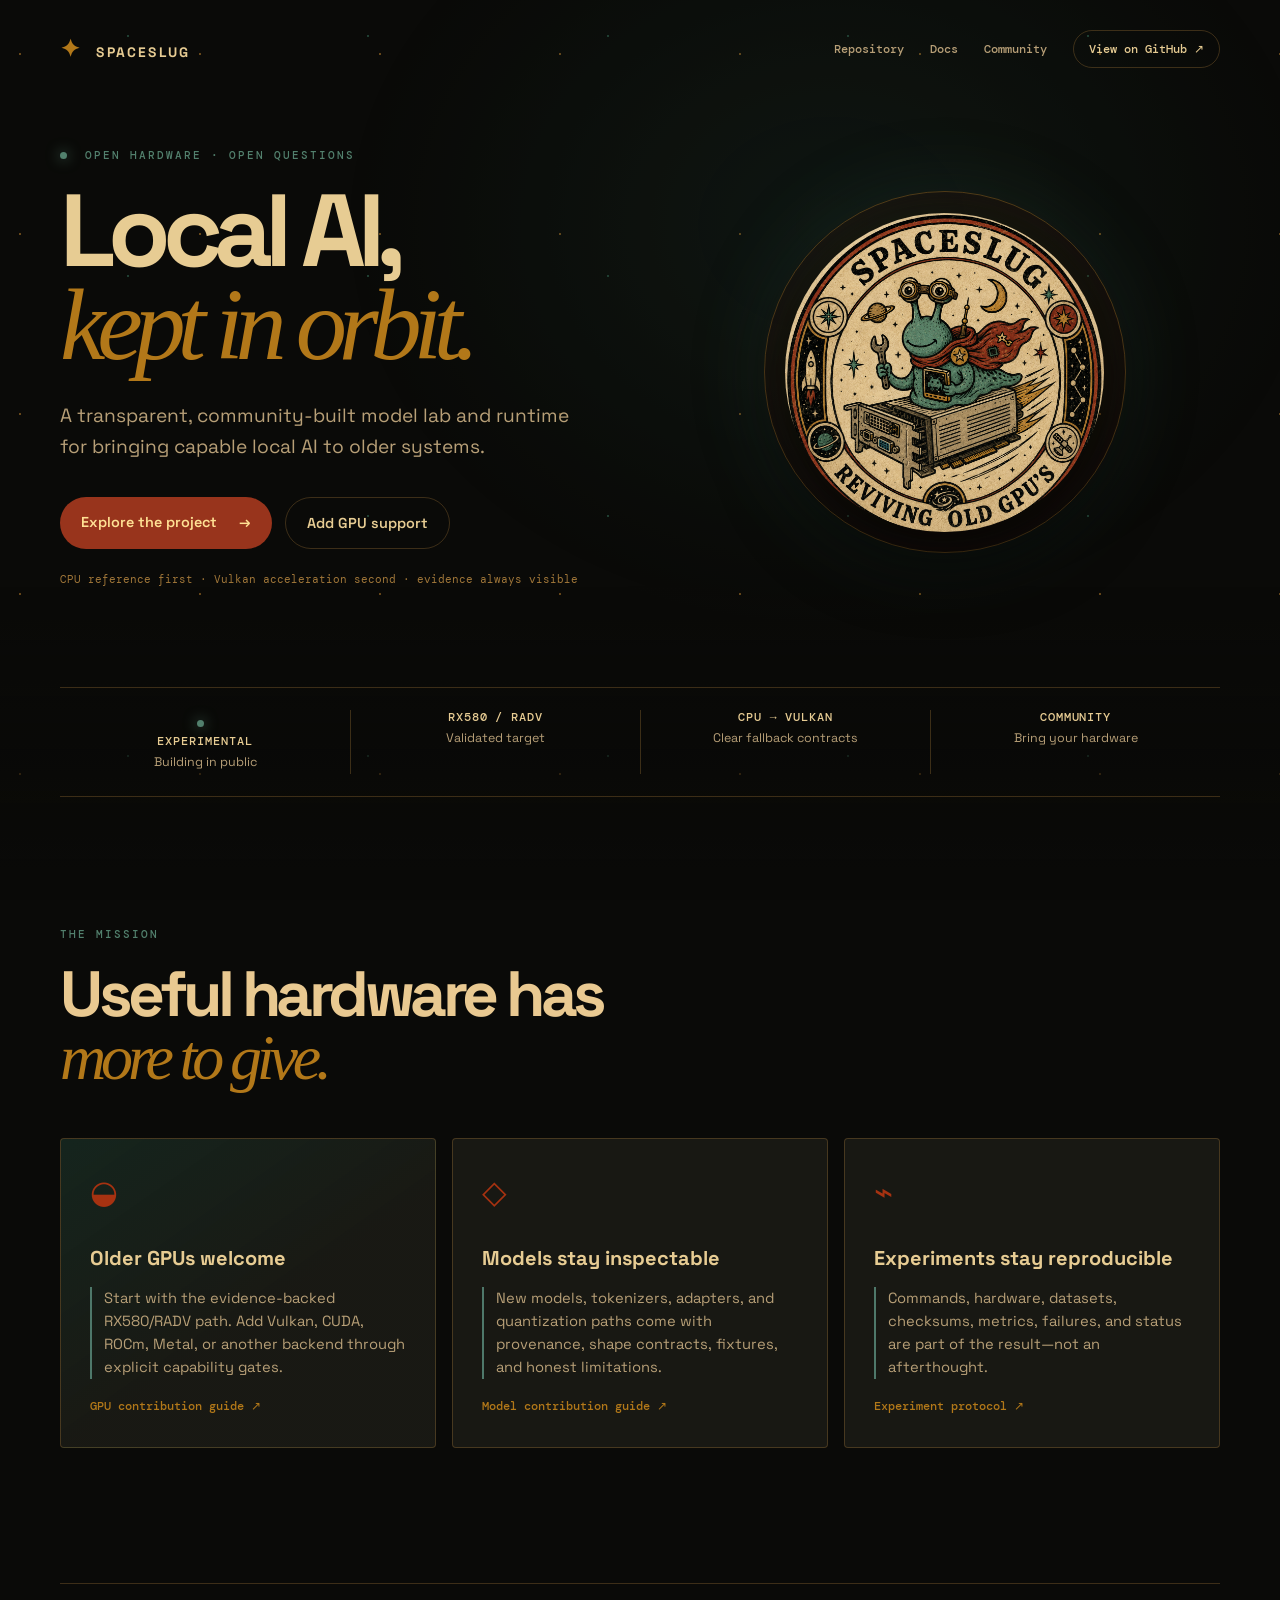
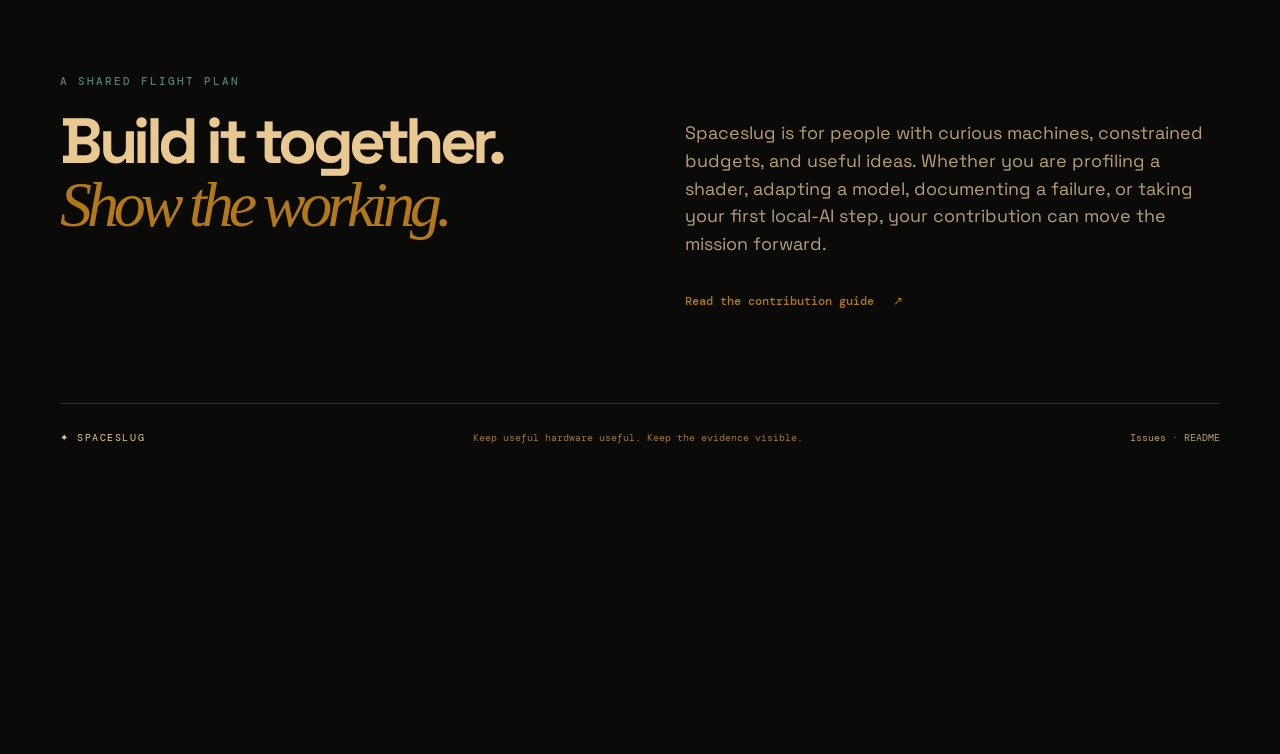
<file: index.html>
<!doctype html>
<html lang="en">
<head>
  <meta charset="utf-8">
  <meta name="viewport" content="width=device-width, initial-scale=1">
  <meta http-equiv="refresh" content="0; url=docs/">
  <link rel="canonical" href="docs/">
  <title>Spaceslug · Local AI for older systems</title>
</head>
<body>
  <p>Taking you to the <a href="docs/">Spaceslug landing page</a>…</p>
</body>
</html>
</file>
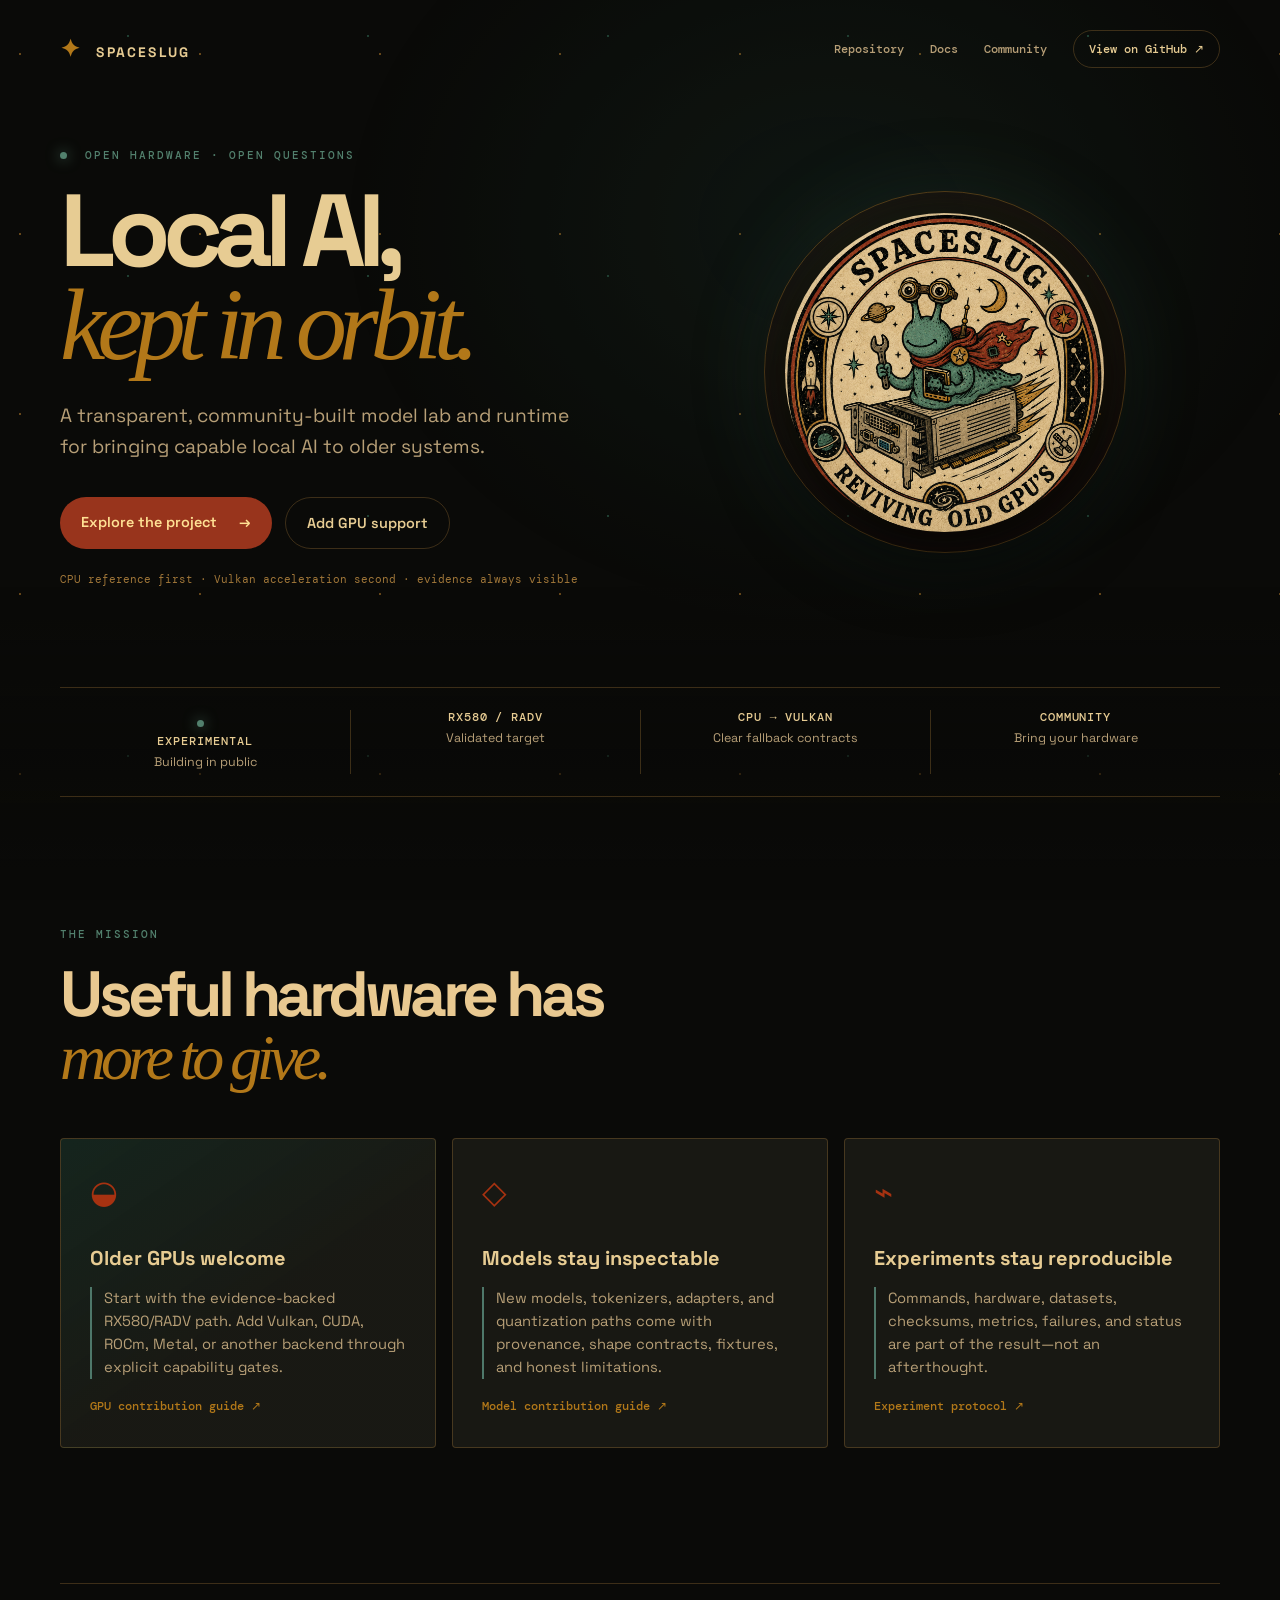
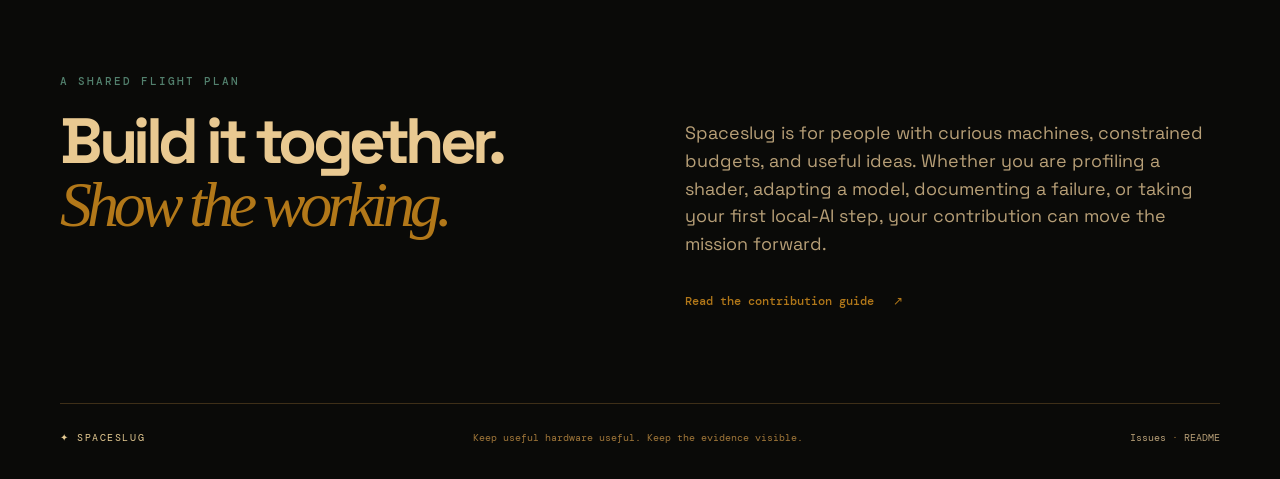
<file: docs/index.html>
<!doctype html>
<html lang="en">
<head>
  <meta charset="utf-8">
  <meta name="viewport" content="width=device-width, initial-scale=1">
  <meta name="theme-color" content="#090d1d">
  <meta name="description" content="Spaceslug — bringing local AI to older systems.">
  <title>Spaceslug · Local AI for older systems</title>
  <link rel="stylesheet" href="style.css">
</head>
<body>
  <div class="stars" aria-hidden="true"></div>
  <header class="site-header">
    <a class="brand" href="./" aria-label="Spaceslug home"><span class="brand-mark">✦</span> SPACESLUG</a>
    <nav aria-label="Primary navigation">
      <a href="https://github.com/cpntodd/Spaceslug-main">Repository</a>
      <a href="INDEX.md">Docs</a>
      <a href="https://github.com/cpntodd/Spaceslug-main/discussions">Community</a>
      <a class="nav-cta" href="https://github.com/cpntodd/Spaceslug-main">View on GitHub ↗</a>
    </nav>
  </header>

  <main>
    <section class="hero shell">
      <div class="hero-copy">
        <p class="eyebrow"><span class="pulse"></span> OPEN HARDWARE · OPEN QUESTIONS</p>
        <h1>Local AI,<br><em>kept in orbit.</em></h1>
        <p class="lede">A transparent, community-built model lab and runtime for bringing capable local AI to older systems.</p>
        <div class="hero-actions">
          <a class="button primary" href="https://github.com/cpntodd/Spaceslug-main">Explore the project <span>→</span></a>
          <a class="button quiet" href="GPU_CONTRIBUTING.md">Add GPU support</a>
        </div>
        <p class="microcopy">CPU reference first · Vulkan acceleration second · evidence always visible</p>
      </div>
      <div class="logo-art">
        <img src="assets/spaceslug-logo.png" alt="Spaceslug mascot riding a GPU">
      </div>
    </section>

    <section class="status-strip shell" aria-label="Project status">
      <div><span class="status-dot"></span><strong>EXPERIMENTAL</strong><small>Building in public</small></div>
      <div><strong>RX580 / RADV</strong><small>Validated target</small></div>
      <div><strong>CPU → VULKAN</strong><small>Clear fallback contracts</small></div>
      <div><strong>COMMUNITY</strong><small>Bring your hardware</small></div>
    </section>

    <section class="shell cards-section">
      <div class="section-heading"><p class="eyebrow">THE MISSION</p><h2>Useful hardware has<br><em>more to give.</em></h2></div>
      <div class="cards">
        <article class="card card-glow"><span class="card-icon">◒</span><h3>Older GPUs welcome</h3><p>Start with the evidence-backed RX580/RADV path. Add Vulkan, CUDA, ROCm, Metal, or another backend through explicit capability gates.</p><a href="GPU_CONTRIBUTING.md">GPU contribution guide ↗</a></article>
        <article class="card"><span class="card-icon">◇</span><h3>Models stay inspectable</h3><p>New models, tokenizers, adapters, and quantization paths come with provenance, shape contracts, fixtures, and honest limitations.</p><a href="MODEL_CONTRIBUTING.md">Model contribution guide ↗</a></article>
        <article class="card"><span class="card-icon">⌁</span><h3>Experiments stay reproducible</h3><p>Commands, hardware, datasets, checksums, metrics, failures, and status are part of the result—not an afterthought.</p><a href="EXPERIMENTS.md">Experiment protocol ↗</a></article>
      </div>
    </section>

    <section class="manifesto shell">
      <div><p class="eyebrow">A SHARED FLIGHT PLAN</p><h2>Build it together.<br><em>Show the working.</em></h2></div>
      <div class="manifesto-copy"><p>Spaceslug is for people with curious machines, constrained budgets, and useful ideas. Whether you are profiling a shader, adapting a model, documenting a failure, or taking your first local-AI step, your contribution can move the mission forward.</p><a class="text-link" href="https://github.com/cpntodd/Spaceslug-main/blob/docs/community/CONTRIBUTING.md">Read the contribution guide <span>↗</span></a></div>
    </section>
  </main>

  <footer class="site-footer shell"><span>✦ SPACESLUG</span><span>Keep useful hardware useful. Keep the evidence visible.</span><span><a href="https://github.com/cpntodd/Spaceslug-main/issues">Issues</a> · <a href="https://github.com/cpntodd/Spaceslug-main">README</a></span></footer>
</body>
</html>
</file>
<file: docs/style.css>
@import url('https://fonts.googleapis.com/css2?family=DM+Mono:wght@400;500&family=Space+Grotesk:wght@400;500;600;700&display=swap');

:root {
  --ink: #e7cc93;
  --cream: #e9c991;
  --highlight: #ffe194;
  --paper: #a17739;
  --muted: #b79f77;
  --line: rgba(161, 119, 57, .34);
  --bg: #0a0a08;
  --panel: #1c1c16;
  --rust: #98341c;
  --rust-bright: #a63211;
  --green: #52806d;
  --green-soft: #4e786a;
  --green-deep: #306450;
  --gold: #a97428;
  --amber: #b27819;
  --shell: min(1160px, calc(100% - 48px));
}

* { box-sizing: border-box; }
html { scroll-behavior: smooth; }
body {
  margin: 0;
  background: var(--bg);
  color: var(--ink);
  font-family: 'Space Grotesk', sans-serif;
  line-height: 1.55;
}

.stars {
  position: fixed;
  inset: 0;
  pointer-events: none;
  opacity: .58;
  background-image:
    radial-gradient(var(--gold) 1px, transparent 1px),
    radial-gradient(var(--green-deep) 1px, transparent 1px);
  background-position: 10% 20%, 70% 60%;
  background-size: 180px 180px, 240px 240px;
}
.stars::after {
  content: '';
  position: absolute;
  inset: 0;
  background:
    radial-gradient(ellipse at 65% 25%, rgba(48, 100, 80, .24), transparent 42%),
    linear-gradient(180deg, transparent 65%, var(--bg) 100%);
}

.shell { width: var(--shell); margin-inline: auto; }
.site-header {
  position: relative;
  z-index: 2;
  width: var(--shell);
  margin: auto;
  display: flex;
  align-items: center;
  justify-content: space-between;
  padding: 30px 0;
}
.brand {
  color: var(--ink);
  font-weight: 700;
  letter-spacing: .16em;
  text-decoration: none;
  font-size: .86rem;
}
.brand-mark {
  display: inline-grid;
  place-items: center;
  color: var(--amber);
  font-size: 1.5rem;
  margin-right: 8px;
}
nav {
  display: flex;
  align-items: center;
  gap: 26px;
  font: 500 .78rem 'DM Mono', monospace;
}
nav a, .site-footer a { color: var(--muted); text-decoration: none; }
nav a:hover, .site-footer a:hover, .card a, .text-link { color: var(--amber); }
.nav-cta {
  border: 1px solid var(--line);
  border-radius: 99px;
  padding: 10px 15px;
  color: var(--ink);
}

main { position: relative; z-index: 1; }
.hero {
  min-height: 570px;
  display: grid;
  grid-template-columns: 1.05fr .95fr;
  align-items: center;
  padding: 50px 0 90px;
}
.eyebrow {
  font: 500 .7rem 'DM Mono', monospace;
  letter-spacing: .18em;
  color: var(--green);
  margin: 0 0 22px;
}
.pulse, .status-dot {
  display: inline-block;
  width: 7px;
  height: 7px;
  border-radius: 50%;
  background: var(--green);
  box-shadow: 0 0 14px var(--green);
  margin-right: 9px;
}
h1, h2, h3, p { margin-top: 0; }
h1 {
  font-size: clamp(4rem, 8vw, 7.6rem);
  line-height: .91;
  letter-spacing: -.08em;
  margin-bottom: 30px;
}
h1 em, h2 em {
  font-family: Georgia, serif;
  font-weight: 400;
  letter-spacing: -.08em;
  color: var(--amber);
}
.lede { max-width: 540px; color: var(--muted); font-size: 1.2rem; line-height: 1.6; }
.hero-actions { display: flex; gap: 13px; margin-top: 34px; }
.button { border-radius: 99px; padding: 14px 21px; text-decoration: none; font-weight: 600; font-size: .9rem; }
.button.primary { background: var(--rust); color: var(--highlight); }
.button.primary:hover { background: var(--rust-bright); color: var(--cream); }
.button.primary span { margin-left: 18px; }
.button.quiet { color: var(--ink); border: 1px solid var(--line); }
.button.quiet:hover { border-color: var(--green); color: var(--green); }
.microcopy { font: 400 .66rem 'DM Mono', monospace; color: var(--paper); margin-top: 24px; }

.logo-art {
  position: relative;
  display: grid;
  place-items: center;
  width: min(420px, 100%);
  height: 400px;
  max-width: 100%;
  margin-inline: auto;
}
.logo-art::before {
  content: '';
  position: absolute;
  width: min(360px, 86%);
  aspect-ratio: 1;
  border: 1px solid rgba(169, 116, 40, .45);
  border-radius: 50%;
  box-shadow: 0 0 80px rgba(48, 100, 80, .2), inset 0 0 45px rgba(152, 52, 28, .12);
}
.logo-art img {
  position: relative;
  display: block;
  width: min(320px, 76%);
  height: auto;
  border-radius: 50%;
  box-shadow: 0 25px 70px rgba(0, 0, 0, .62), 0 0 45px rgba(169, 116, 40, .15);
  filter: saturate(.86) contrast(1.05) sepia(.08);
}

.status-strip {
  display: grid;
  grid-template-columns: repeat(4, 1fr);
  border-block: 1px solid var(--line);
  padding: 22px 0;
  margin-bottom: 130px;
}
.status-strip div { padding: 0 18px; border-left: 1px solid var(--line); text-align: center; }
.status-strip div:first-child { border: 0; }
.status-strip strong { display: block; font: 500 .72rem 'DM Mono', monospace; letter-spacing: .08em; }
.status-strip small { color: var(--muted); font-size: .78rem; }

.cards-section { padding-bottom: 135px; }
.section-heading h2, .manifesto h2 {
  color: var(--cream);
  font-size: clamp(2.5rem, 5vw, 4.7rem);
  line-height: .98;
  letter-spacing: -.07em;
  margin-bottom: 48px;
}
.cards { display: grid; grid-template-columns: repeat(3, 1fr); gap: 16px; }
.card {
  min-height: 280px;
  padding: 29px;
  border: 1px solid var(--line);
  background: rgba(28, 28, 22, .84);
  border-radius: 4px;
}
.card:hover { border-color: var(--green); transform: translateY(-2px); transition: transform .2s ease, border-color .2s ease; }
.card-glow { background: linear-gradient(145deg, rgba(48, 100, 80, .3), rgba(28, 28, 22, .84) 55%); }
.card-icon { color: var(--rust-bright); font-size: 2rem; }
.card h3 { margin: 26px 0 13px; font-size: 1.25rem; }
.card p { color: var(--muted); font-size: .92rem; min-height: 76px; border-left: 2px solid var(--green-soft); padding-left: 12px; }
.card a, .text-link { font: 500 .75rem 'DM Mono', monospace; text-decoration: none; }

.manifesto { display: grid; grid-template-columns: 1fr 1fr; gap: 90px; padding: 90px 0; border-top: 1px solid var(--line); }
.manifesto-copy { padding-top: 45px; color: var(--muted); font-size: 1.12rem; }
.text-link { display: inline-block; margin-top: 17px; }
.text-link span { margin-left: 12px; }
.site-footer {
  display: flex;
  justify-content: space-between;
  border-top: 1px solid var(--line);
  padding: 27px 0 35px;
  color: var(--paper);
  font: 400 .65rem 'DM Mono', monospace;
}
.site-footer span:first-child { color: var(--ink); letter-spacing: .15em; }

@media (max-width: 750px) {
  .site-header { padding: 21px 0; }
  nav a:not(.nav-cta) { display: none; }
  .hero { display: block; padding-top: 70px; }
  .logo-art { width: 100%; height: 300px; margin-top: 45px; }
  .status-strip { grid-template-columns: repeat(2, 1fr); gap: 20px; margin-bottom: 80px; }
  .status-strip div:nth-child(3) { border-left: 0; padding-left: 18px; }
  .cards, .manifesto { grid-template-columns: 1fr; }
  .cards-section { padding-bottom: 80px; }
  .manifesto { gap: 0; padding: 65px 0; }
  .manifesto-copy { padding-top: 0; }
  .site-footer { display: block; line-height: 2.2; }
  .site-footer span { display: block; }
  h1 { font-size: clamp(3.6rem, 18vw, 6rem); }
}
</file>
